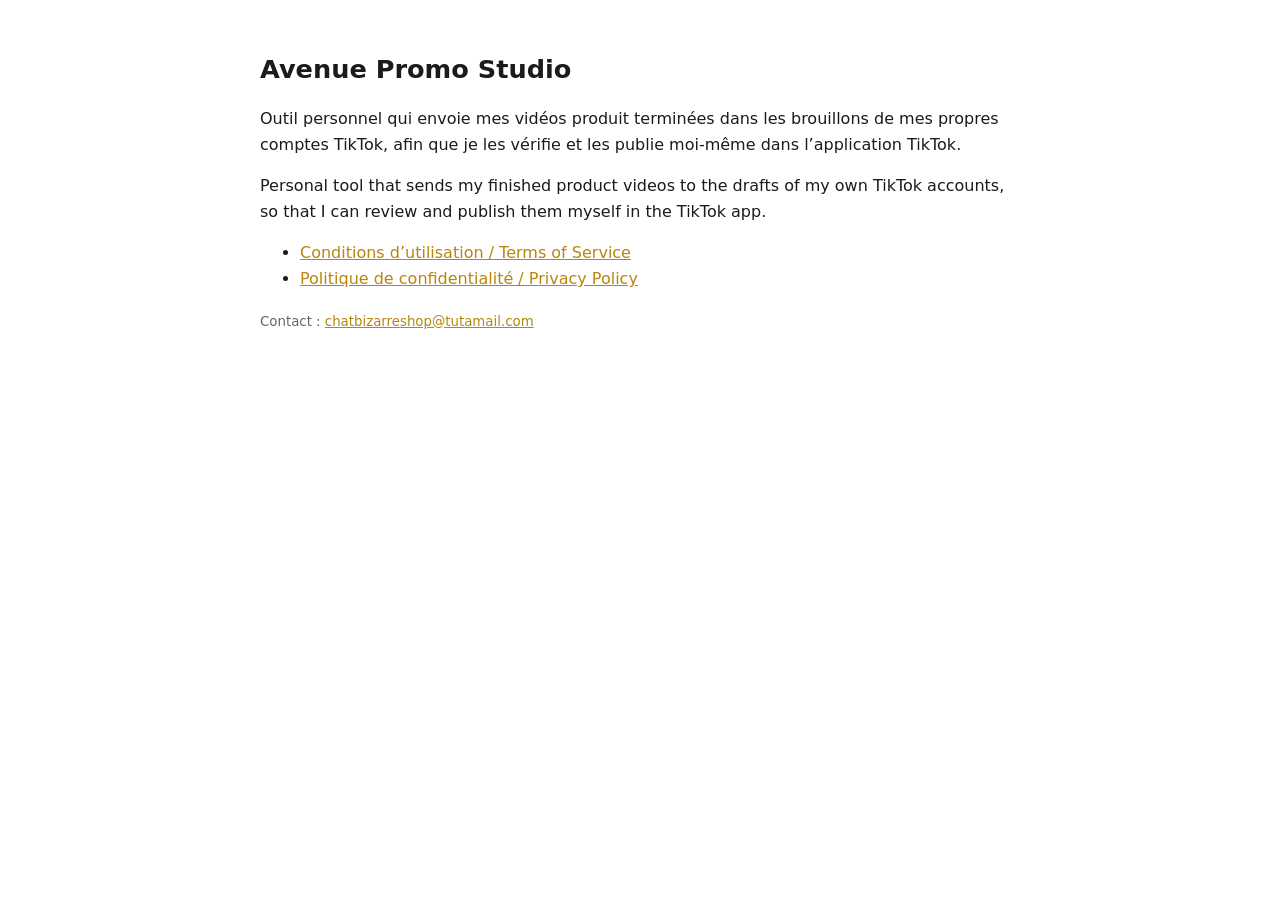
<file: index.html>
<!doctype html><html lang="fr"><meta charset="utf-8"><meta name="viewport" content="width=device-width,initial-scale=1"><title>Avenue Promo Studio</title><link rel="stylesheet" href="style.css">
<h1>Avenue Promo Studio</h1>
<p>Outil personnel qui envoie mes vidéos produit terminées dans les brouillons de mes propres comptes TikTok, afin que je les vérifie et les publie moi-même dans l’application TikTok.</p>
<p>Personal tool that sends my finished product videos to the drafts of my own TikTok accounts, so that I can review and publish them myself in the TikTok app.</p>
<ul><li><a href="conditions.html">Conditions d’utilisation / Terms of Service</a></li><li><a href="confidentialite.html">Politique de confidentialité / Privacy Policy</a></li></ul>
<p><small>Contact : <a href="mailto:chatbizarreshop@tutamail.com">chatbizarreshop@tutamail.com</a></small></p>
</html>
</file>
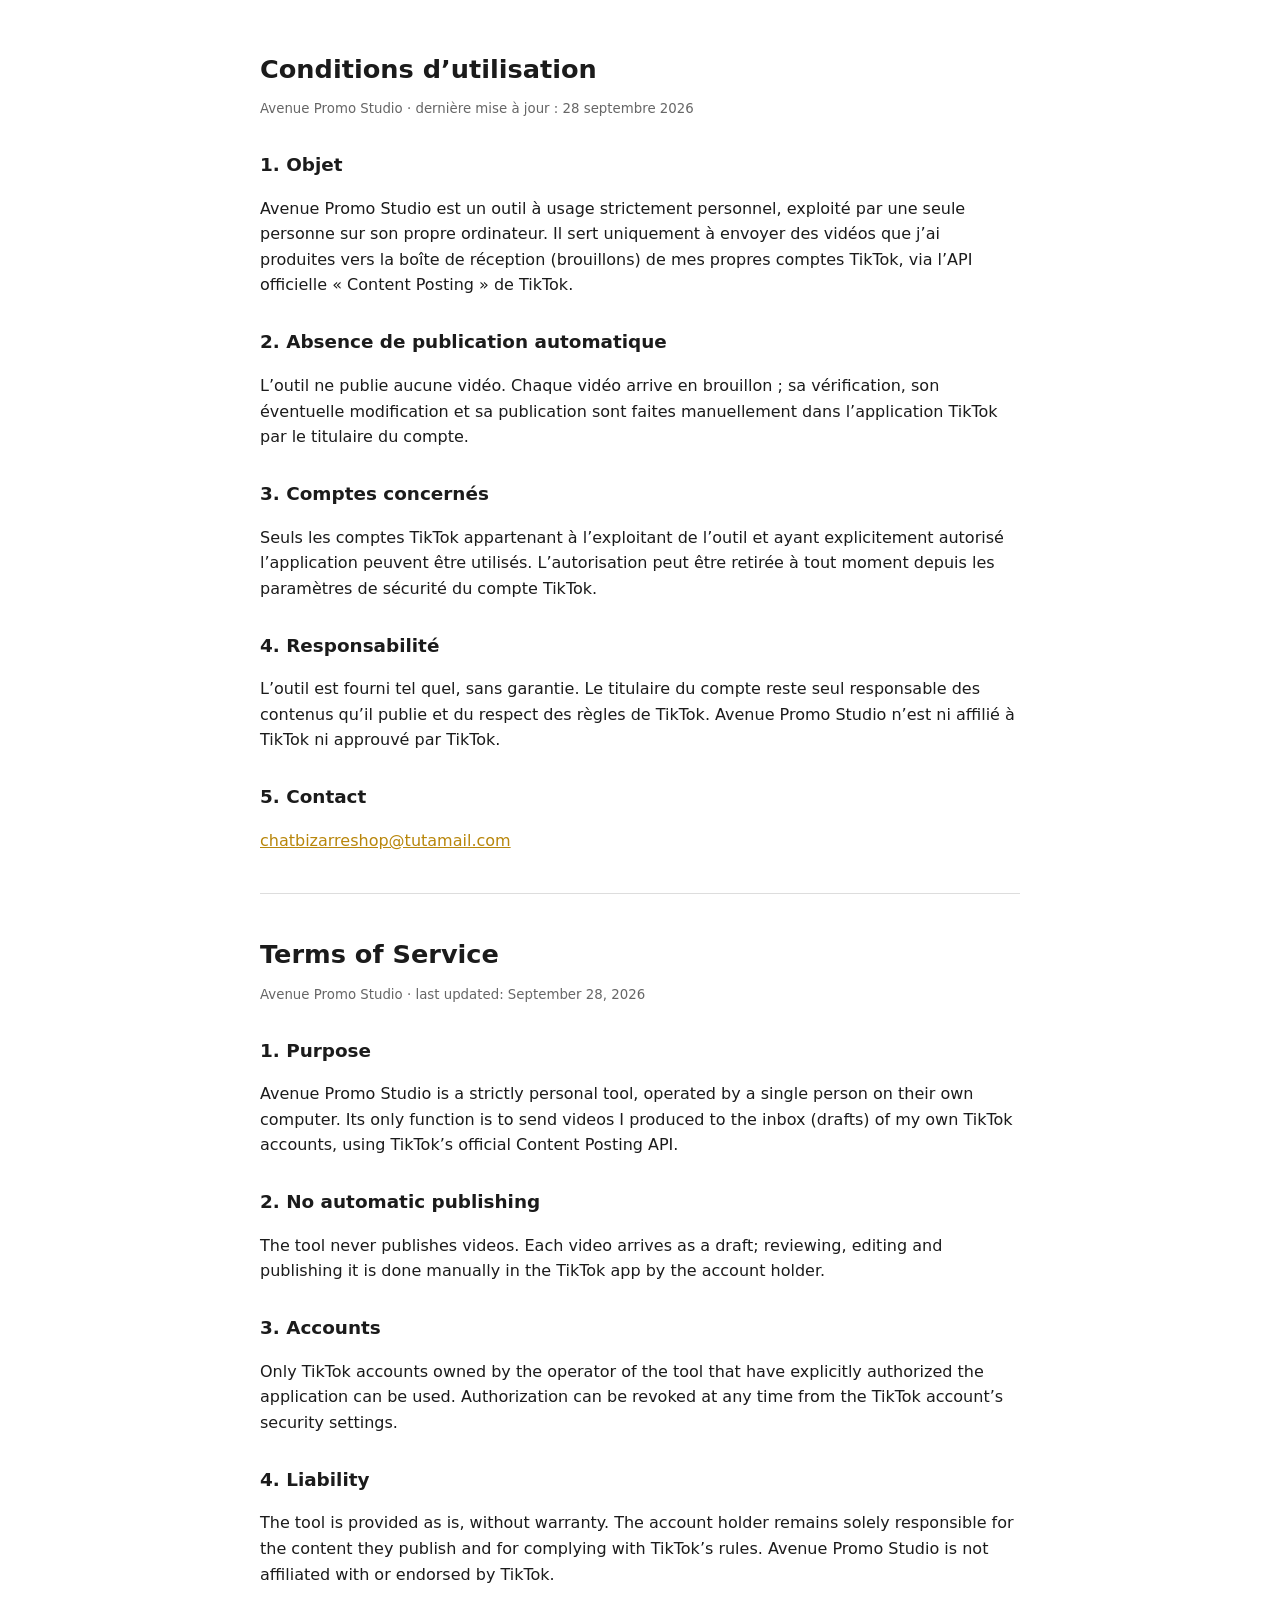
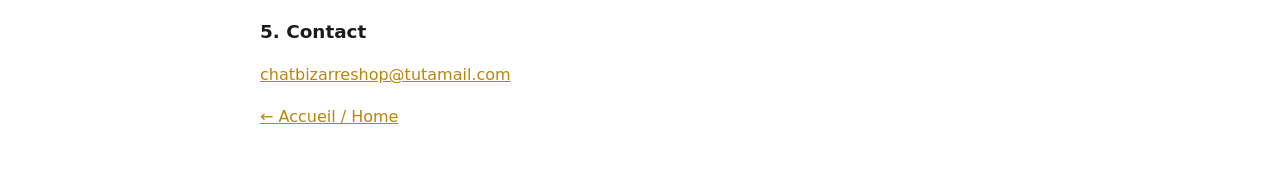
<file: conditions.html>
<!doctype html><html lang="fr"><meta charset="utf-8"><meta name="viewport" content="width=device-width,initial-scale=1"><title>Conditions d’utilisation — Avenue Promo Studio</title><link rel="stylesheet" href="style.css">
<h1>Conditions d’utilisation</h1><small>Avenue Promo Studio · dernière mise à jour : 28 septembre 2026</small>
<h2>1. Objet</h2>
<p>Avenue Promo Studio est un outil à usage strictement personnel, exploité par une seule personne sur son propre ordinateur. Il sert uniquement à envoyer des vidéos que j’ai produites vers la boîte de réception (brouillons) de mes propres comptes TikTok, via l’API officielle « Content Posting » de TikTok.</p>
<h2>2. Absence de publication automatique</h2>
<p>L’outil ne publie aucune vidéo. Chaque vidéo arrive en brouillon ; sa vérification, son éventuelle modification et sa publication sont faites manuellement dans l’application TikTok par le titulaire du compte.</p>
<h2>3. Comptes concernés</h2>
<p>Seuls les comptes TikTok appartenant à l’exploitant de l’outil et ayant explicitement autorisé l’application peuvent être utilisés. L’autorisation peut être retirée à tout moment depuis les paramètres de sécurité du compte TikTok.</p>
<h2>4. Responsabilité</h2>
<p>L’outil est fourni tel quel, sans garantie. Le titulaire du compte reste seul responsable des contenus qu’il publie et du respect des règles de TikTok. Avenue Promo Studio n’est ni affilié à TikTok ni approuvé par TikTok.</p>
<h2>5. Contact</h2>
<p><a href="mailto:chatbizarreshop@tutamail.com">chatbizarreshop@tutamail.com</a></p>
<hr>
<h1>Terms of Service</h1><small>Avenue Promo Studio · last updated: September 28, 2026</small>
<h2>1. Purpose</h2>
<p>Avenue Promo Studio is a strictly personal tool, operated by a single person on their own computer. Its only function is to send videos I produced to the inbox (drafts) of my own TikTok accounts, using TikTok’s official Content Posting API.</p>
<h2>2. No automatic publishing</h2>
<p>The tool never publishes videos. Each video arrives as a draft; reviewing, editing and publishing it is done manually in the TikTok app by the account holder.</p>
<h2>3. Accounts</h2>
<p>Only TikTok accounts owned by the operator of the tool that have explicitly authorized the application can be used. Authorization can be revoked at any time from the TikTok account’s security settings.</p>
<h2>4. Liability</h2>
<p>The tool is provided as is, without warranty. The account holder remains solely responsible for the content they publish and for complying with TikTok’s rules. Avenue Promo Studio is not affiliated with or endorsed by TikTok.</p>
<h2>5. Contact</h2>
<p><a href="mailto:chatbizarreshop@tutamail.com">chatbizarreshop@tutamail.com</a></p>
<p><a href="index.html">← Accueil / Home</a></p>
</html>
</file>
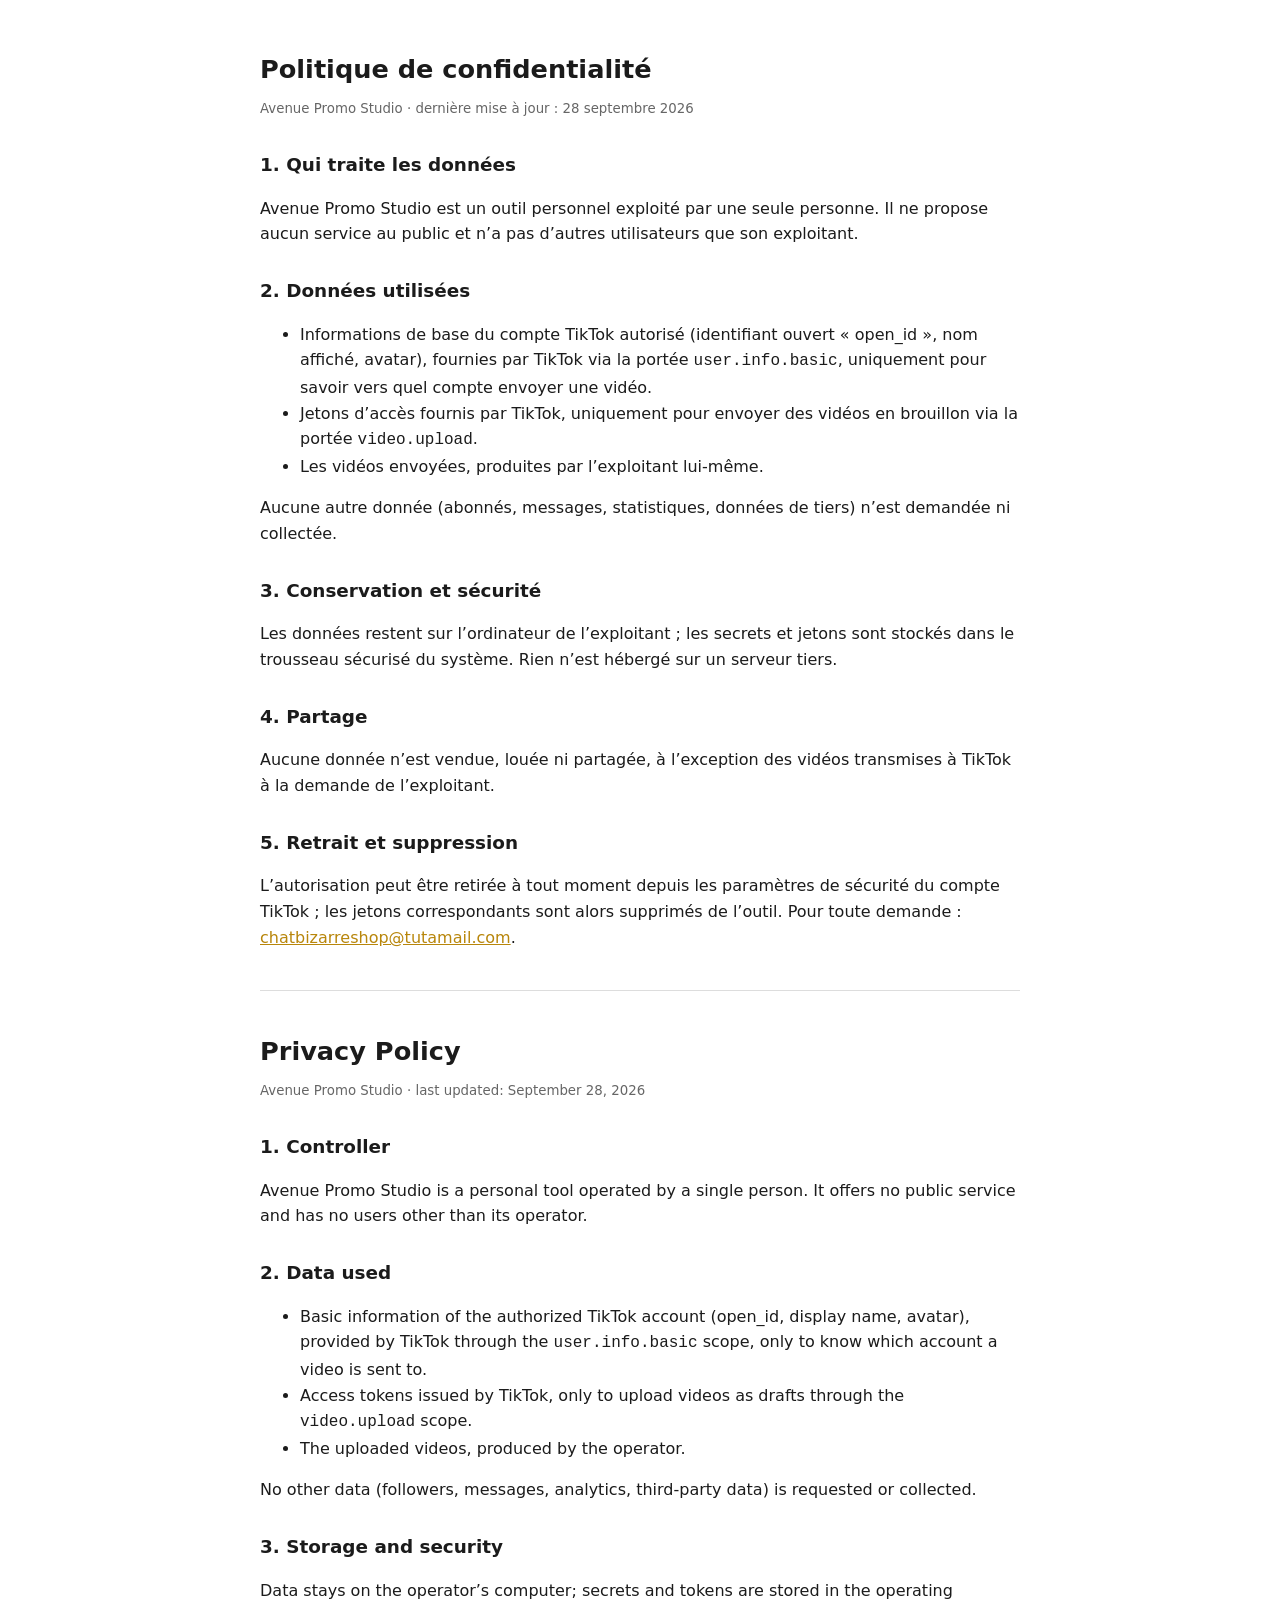
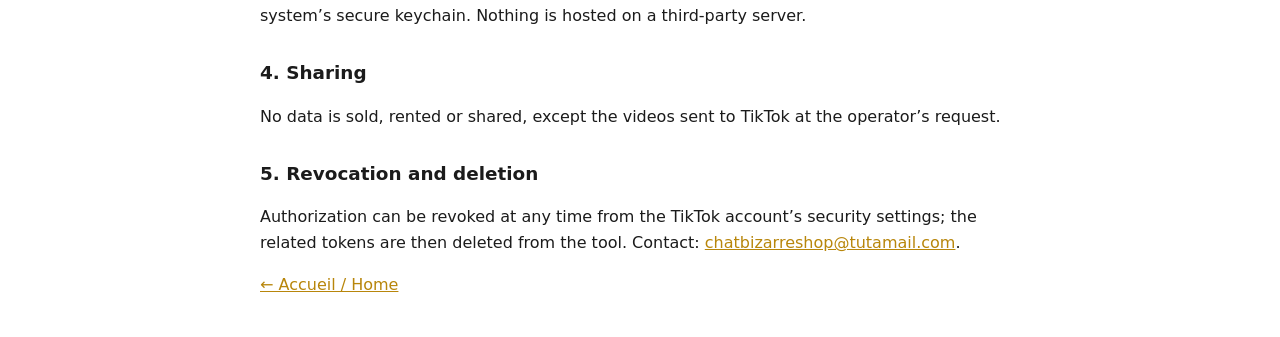
<file: confidentialite.html>
<!doctype html><html lang="fr"><meta charset="utf-8"><meta name="viewport" content="width=device-width,initial-scale=1"><title>Politique de confidentialité — Avenue Promo Studio</title><link rel="stylesheet" href="style.css">
<h1>Politique de confidentialité</h1><small>Avenue Promo Studio · dernière mise à jour : 28 septembre 2026</small>
<h2>1. Qui traite les données</h2>
<p>Avenue Promo Studio est un outil personnel exploité par une seule personne. Il ne propose aucun service au public et n’a pas d’autres utilisateurs que son exploitant.</p>
<h2>2. Données utilisées</h2>
<ul>
<li>Informations de base du compte TikTok autorisé (identifiant ouvert « open_id », nom affiché, avatar), fournies par TikTok via la portée <code>user.info.basic</code>, uniquement pour savoir vers quel compte envoyer une vidéo.</li>
<li>Jetons d’accès fournis par TikTok, uniquement pour envoyer des vidéos en brouillon via la portée <code>video.upload</code>.</li>
<li>Les vidéos envoyées, produites par l’exploitant lui-même.</li>
</ul>
<p>Aucune autre donnée (abonnés, messages, statistiques, données de tiers) n’est demandée ni collectée.</p>
<h2>3. Conservation et sécurité</h2>
<p>Les données restent sur l’ordinateur de l’exploitant ; les secrets et jetons sont stockés dans le trousseau sécurisé du système. Rien n’est hébergé sur un serveur tiers.</p>
<h2>4. Partage</h2>
<p>Aucune donnée n’est vendue, louée ni partagée, à l’exception des vidéos transmises à TikTok à la demande de l’exploitant.</p>
<h2>5. Retrait et suppression</h2>
<p>L’autorisation peut être retirée à tout moment depuis les paramètres de sécurité du compte TikTok ; les jetons correspondants sont alors supprimés de l’outil. Pour toute demande : <a href="mailto:chatbizarreshop@tutamail.com">chatbizarreshop@tutamail.com</a>.</p>
<hr>
<h1>Privacy Policy</h1><small>Avenue Promo Studio · last updated: September 28, 2026</small>
<h2>1. Controller</h2>
<p>Avenue Promo Studio is a personal tool operated by a single person. It offers no public service and has no users other than its operator.</p>
<h2>2. Data used</h2>
<ul>
<li>Basic information of the authorized TikTok account (open_id, display name, avatar), provided by TikTok through the <code>user.info.basic</code> scope, only to know which account a video is sent to.</li>
<li>Access tokens issued by TikTok, only to upload videos as drafts through the <code>video.upload</code> scope.</li>
<li>The uploaded videos, produced by the operator.</li>
</ul>
<p>No other data (followers, messages, analytics, third-party data) is requested or collected.</p>
<h2>3. Storage and security</h2>
<p>Data stays on the operator’s computer; secrets and tokens are stored in the operating system’s secure keychain. Nothing is hosted on a third-party server.</p>
<h2>4. Sharing</h2>
<p>No data is sold, rented or shared, except the videos sent to TikTok at the operator’s request.</p>
<h2>5. Revocation and deletion</h2>
<p>Authorization can be revoked at any time from the TikTok account’s security settings; the related tokens are then deleted from the tool. Contact: <a href="mailto:chatbizarreshop@tutamail.com">chatbizarreshop@tutamail.com</a>.</p>
<p><a href="index.html">← Accueil / Home</a></p>
</html>
</file>
<file: style.css>
body{font:16px/1.6 -apple-system,system-ui,Segoe UI,Roboto,sans-serif;max-width:760px;margin:0 auto;padding:32px 16px;color:#1b1b1b;background:#fff}
h1{font-size:1.6em;margin-bottom:.2em}h2{font-size:1.15em;margin-top:1.6em}small{color:#666}a{color:#b8860b}
hr{border:0;border-top:1px solid #ddd;margin:40px 0}
@media (prefers-color-scheme:dark){body{background:#111;color:#eee}small{color:#aaa}hr{border-top-color:#333}}
</file>
